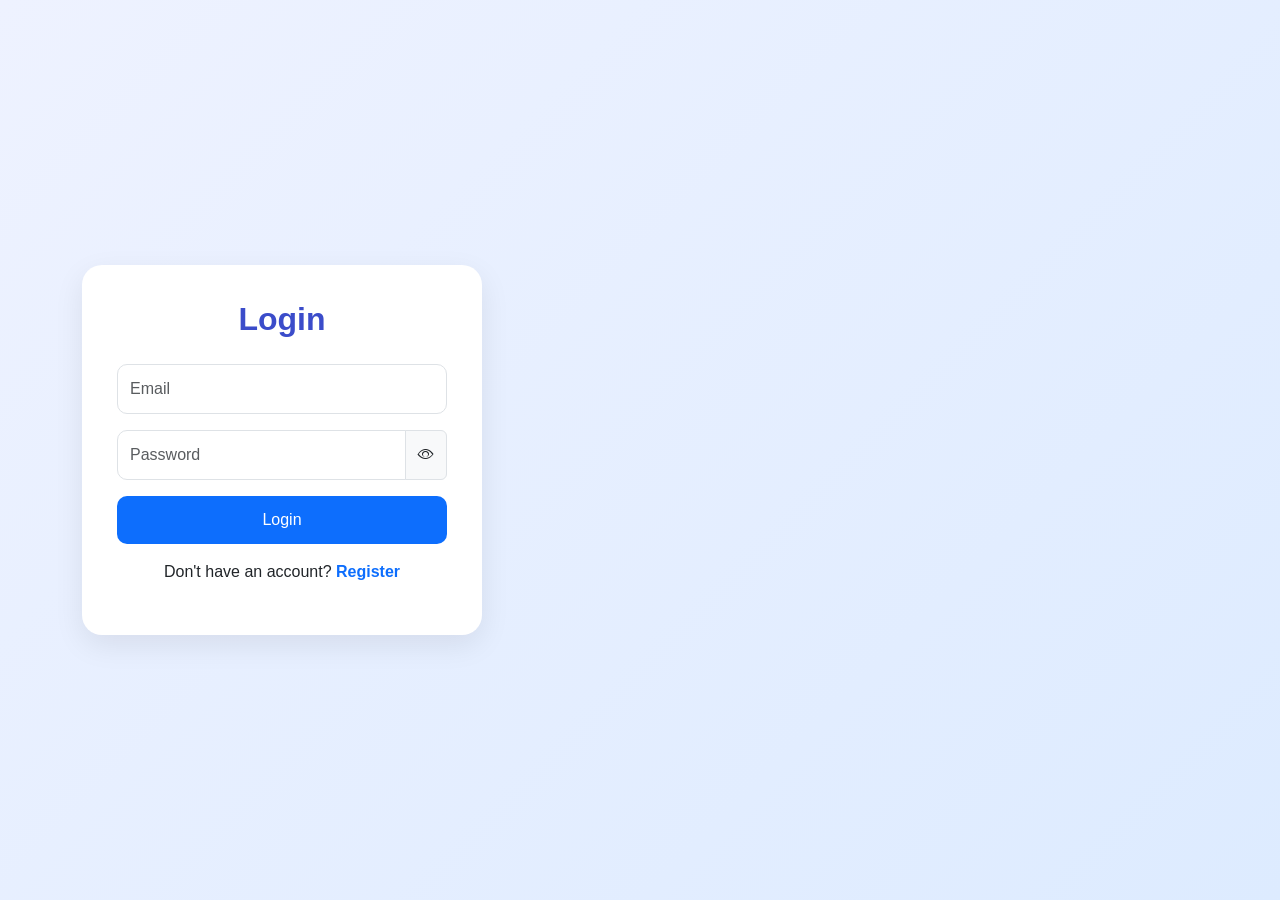
<file: index.html>
<!DOCTYPE html>
<html>
<head>
    <title>Login</title>

    <link href="https://cdn.jsdelivr.net/npm/bootstrap@5.3.3/dist/css/bootstrap.min.css" rel="stylesheet">

    <link rel="stylesheet"
    href="https://cdn.jsdelivr.net/npm/bootstrap-icons@1.11.3/font/bootstrap-icons.min.css">

    <link rel="stylesheet" href="style.css">
</head>
<body>

<div class="container">
    <div class="form-box">

        <h2>Login</h2>

        <input type="email"
               id="email"
               class="form-control mb-3"
               placeholder="Email">

        <div class="input-group mb-3">

            <input type="password"
                   id="loginPass"
                   class="form-control"
                   placeholder="Password">

            <span class="input-group-text"
                  onclick="togglelogin()"
                  style="cursor:pointer;">
                <i class="bi bi-eye"></i>
            </span>

        </div>

        <button onclick="login()"
                class="btn btn-primary w-100">
            Login
        </button>

        <p class="mt-3">
            Don't have an account?
            <a href="register.html">Register</a>
        </p>

    </div>
</div>

<script src="script.js"></script>

</body>
</html>
</file>
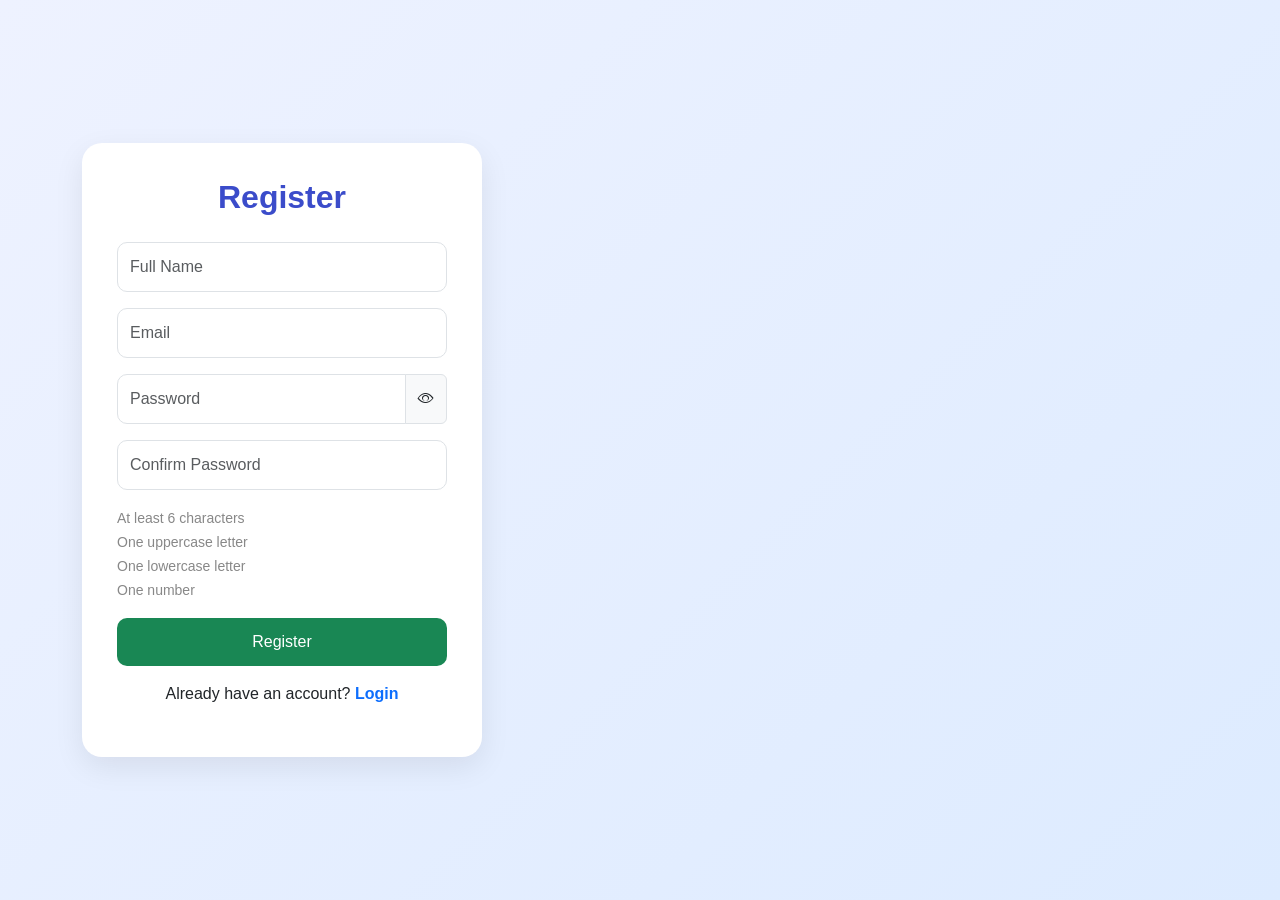
<file: register.html>
<!DOCTYPE html>
<html>
<head>
    <title>Register</title>

    <link href="https://cdn.jsdelivr.net/npm/bootstrap@5.3.3/dist/css/bootstrap.min.css" rel="stylesheet">

    <link rel="stylesheet"
    href="https://cdn.jsdelivr.net/npm/bootstrap-icons@1.11.3/font/bootstrap-icons.min.css">

    <link rel="stylesheet" href="style.css">
</head>
<body>

<div class="container">
    <div class="form-box">

        <h2>Register</h2>

        <input type="text"
               id="name"
               class="form-control mb-3"
               placeholder="Full Name">

        <input type="email"
               id="email"
               class="form-control mb-3"
               placeholder="Email">

        <div class="input-group mb-3">

            <input type="password"
                   id="password"
                   class="form-control"
                   placeholder="Password">

            <span class="input-group-text"
                  onclick="togglePassword()"
                  style="cursor:pointer;">
                <i class="bi bi-eye"></i>
            </span>

        </div>

        <input type="password"
               id="confirm"
               class="form-control mb-3"
               placeholder="Confirm Password">

        <div id="passwordRules" class="mt-2">

            <small id="length" class="rule">
                At least 6 characters
            </small><br>

            <small id="upper" class="rule">
                One uppercase letter
            </small><br>

            <small id="lower" class="rule">
                One lowercase letter
            </small><br>

            <small id="number" class="rule">
                One number
            </small>

        </div>

        <button onclick="validateForm()"
                class="btn btn-success w-100 mt-3">
            Register
        </button>

        <p class="mt-3">
            Already have an account?
            <a href="index.html">Login</a>
        </p>

    </div>
</div>

<script src="script.js"></script>

</body>
</html>
</file>
<file: style.css>
*{
    margin:0;
    padding:0;
    box-sizing:border-box;
    font-family:'Segoe UI',sans-serif;
}

body{
    min-height:100vh;
    display:flex;
    justify-content:center;
    align-items:center;
    background:linear-gradient(135deg,#EEF2FF,#DDEBFF);
}

.form-box{
    width:100%;
    max-width:400px;
    background:white;
    padding:35px;
    border-radius:20px;
    box-shadow:0 10px 30px rgba(0,0,0,0.08);
    animation:slideUp 0.8s ease;
}

h2{
    text-align:center;
    margin-bottom:25px;
    color:#3B4CCA;
    font-weight:600;
}

.form-control{
    border-radius:10px;
    padding:12px;
}

.btn-primary,
.btn-success{
    border:none;
    border-radius:10px;
    padding:12px;
    transition:0.3s;
}

.btn-primary:hover,
.btn-success:hover{
    transform:translateY(-2px);
}

p{
    text-align:center;
}

a{
    text-decoration:none;
    font-weight:600;
}

.rule{
    color:#888;
    transition:0.3s;
}

.valid{
    color:green;
    font-weight:600;
}

@keyframes slideUp{
    from{
        opacity:0;
        transform:translateY(30px);
    }

    to{
        opacity:1;
        transform:translateY(0);
    }
}

@media(max-width:576px){

    .form-box{
        padding:25px;
        margin:15px;
    }

}
</file>
